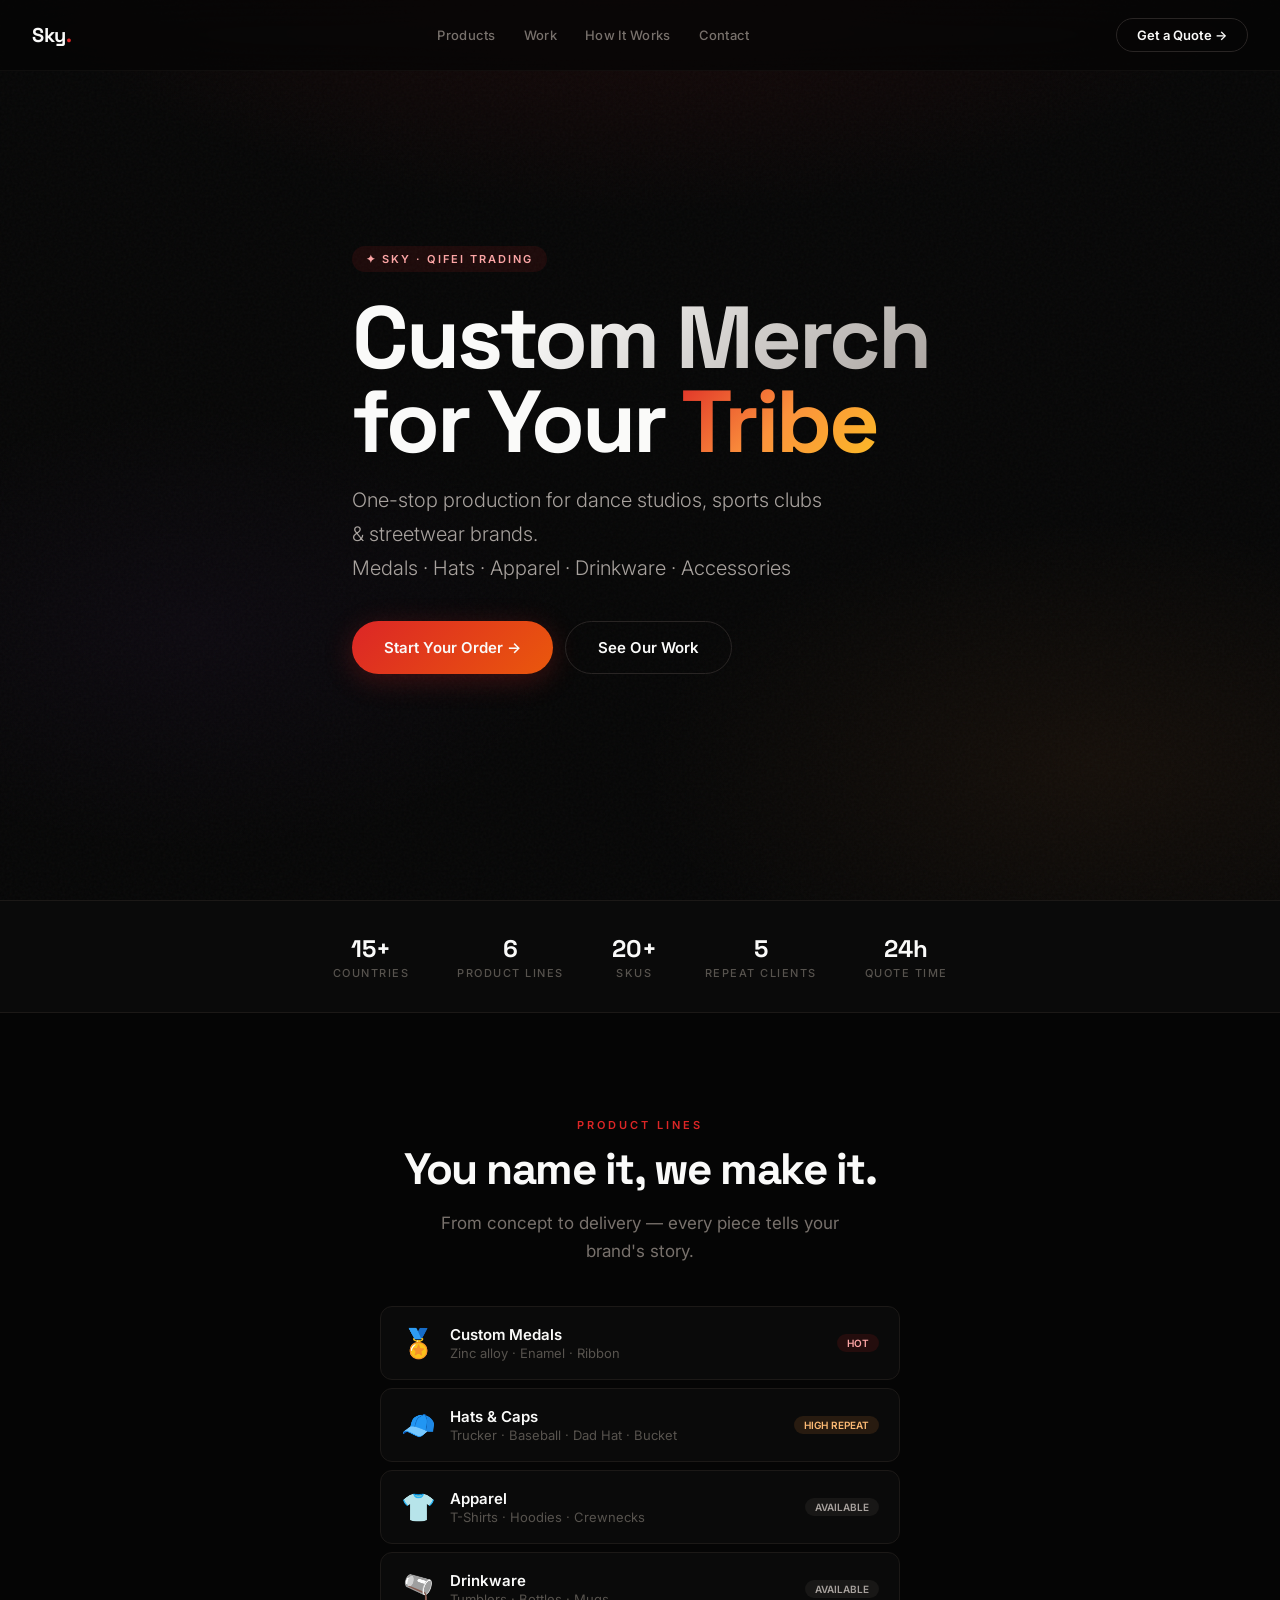
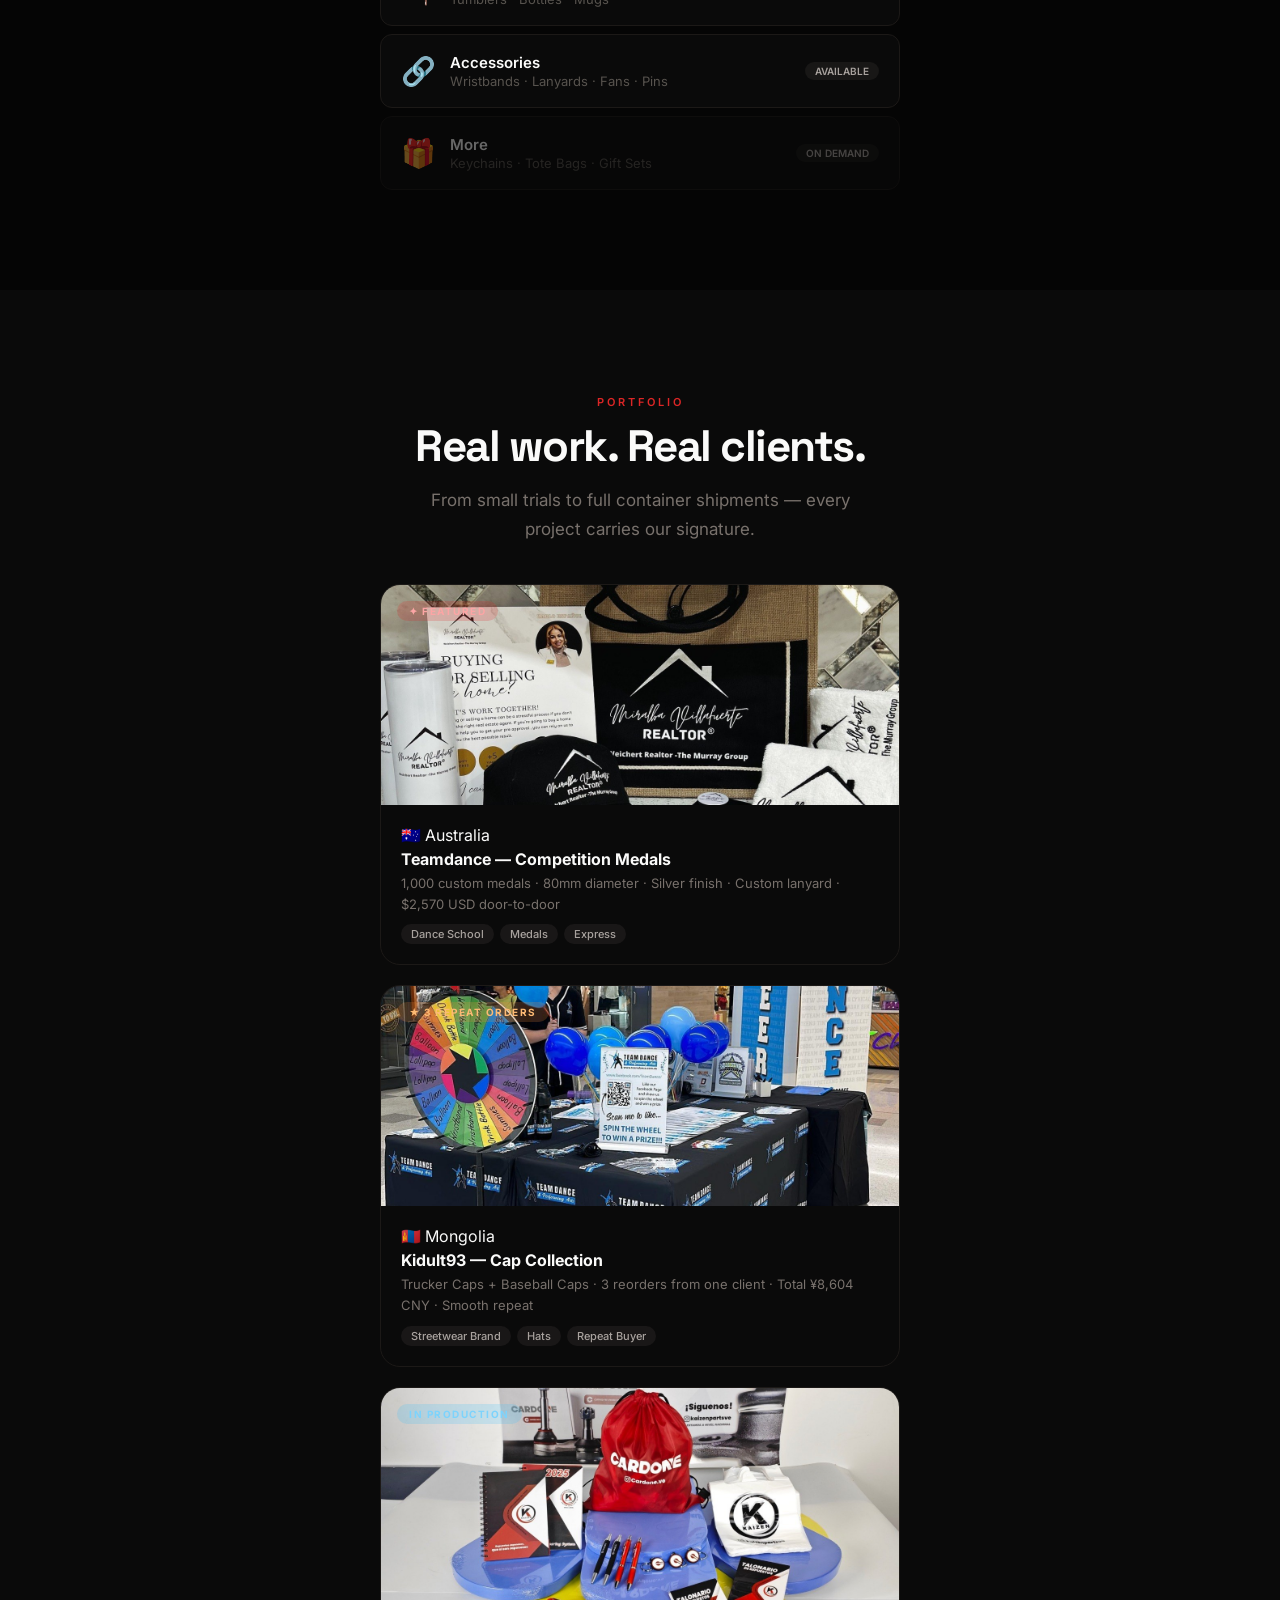
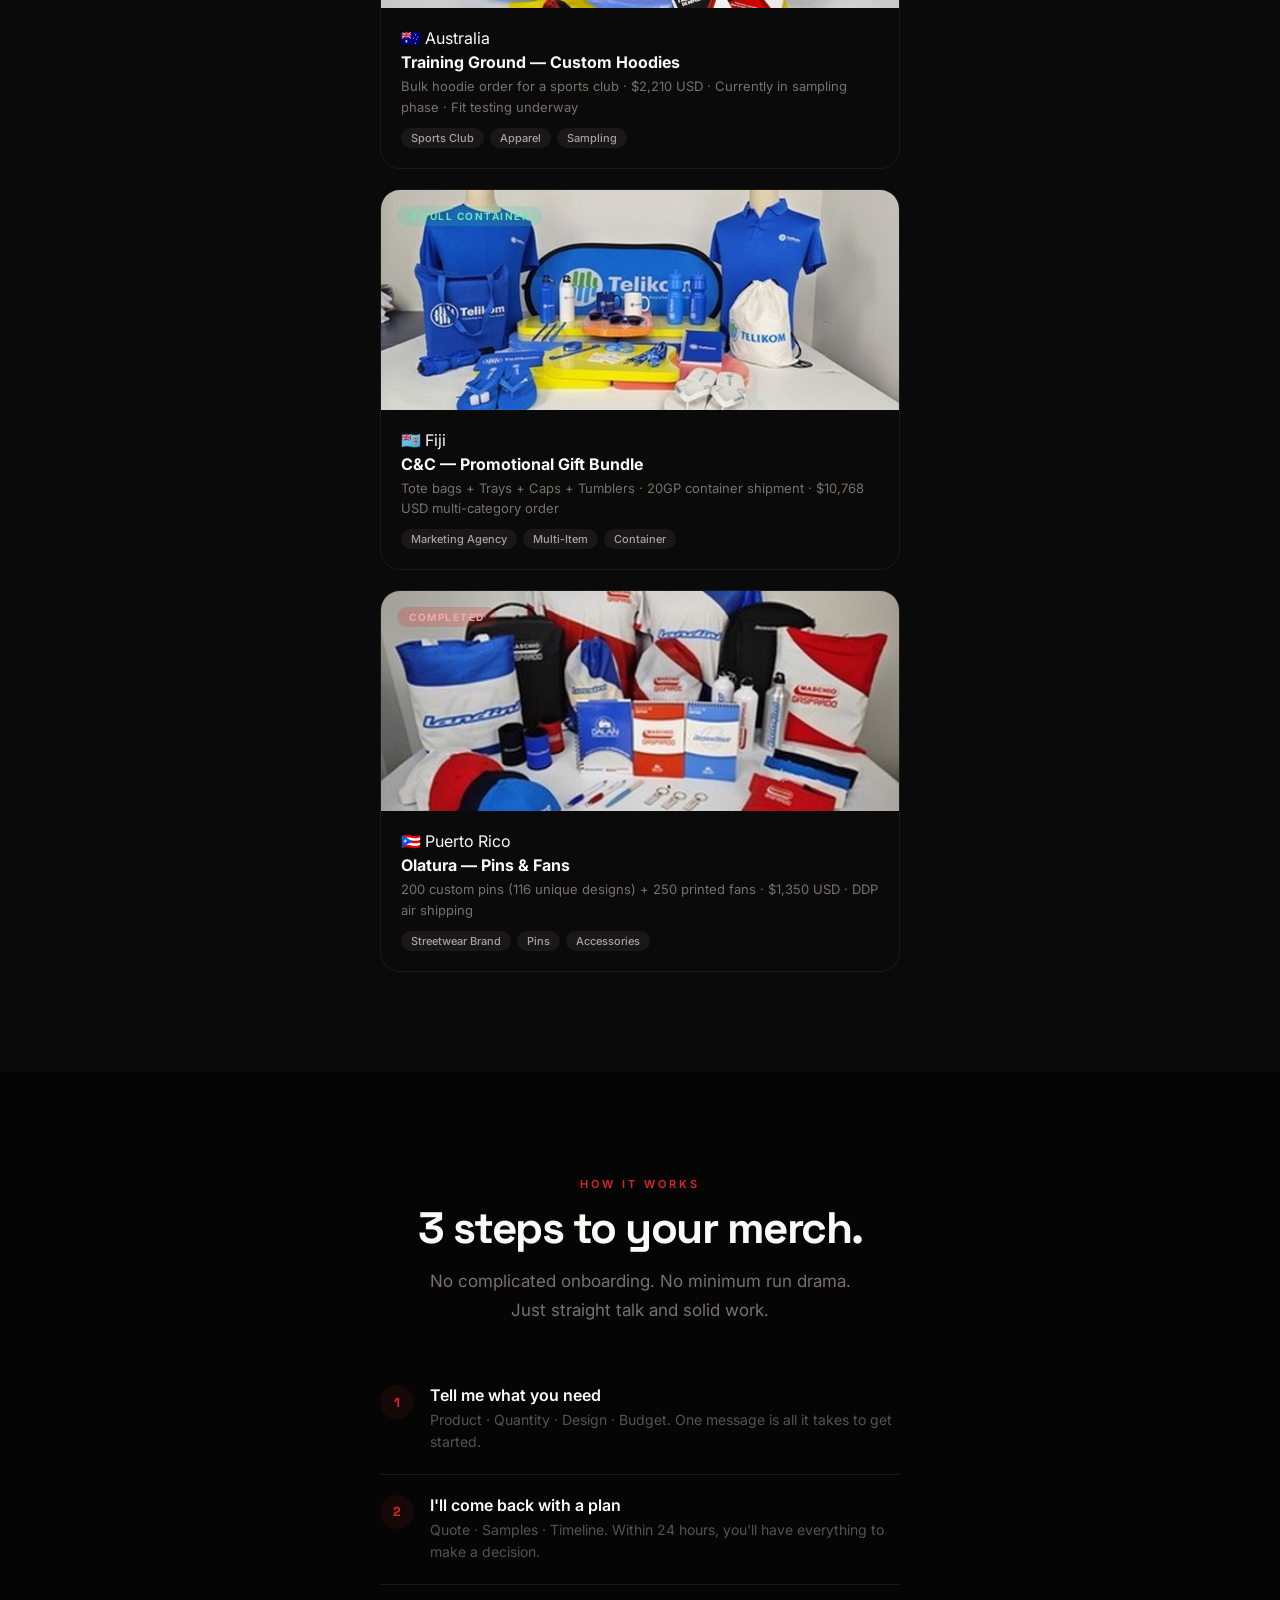
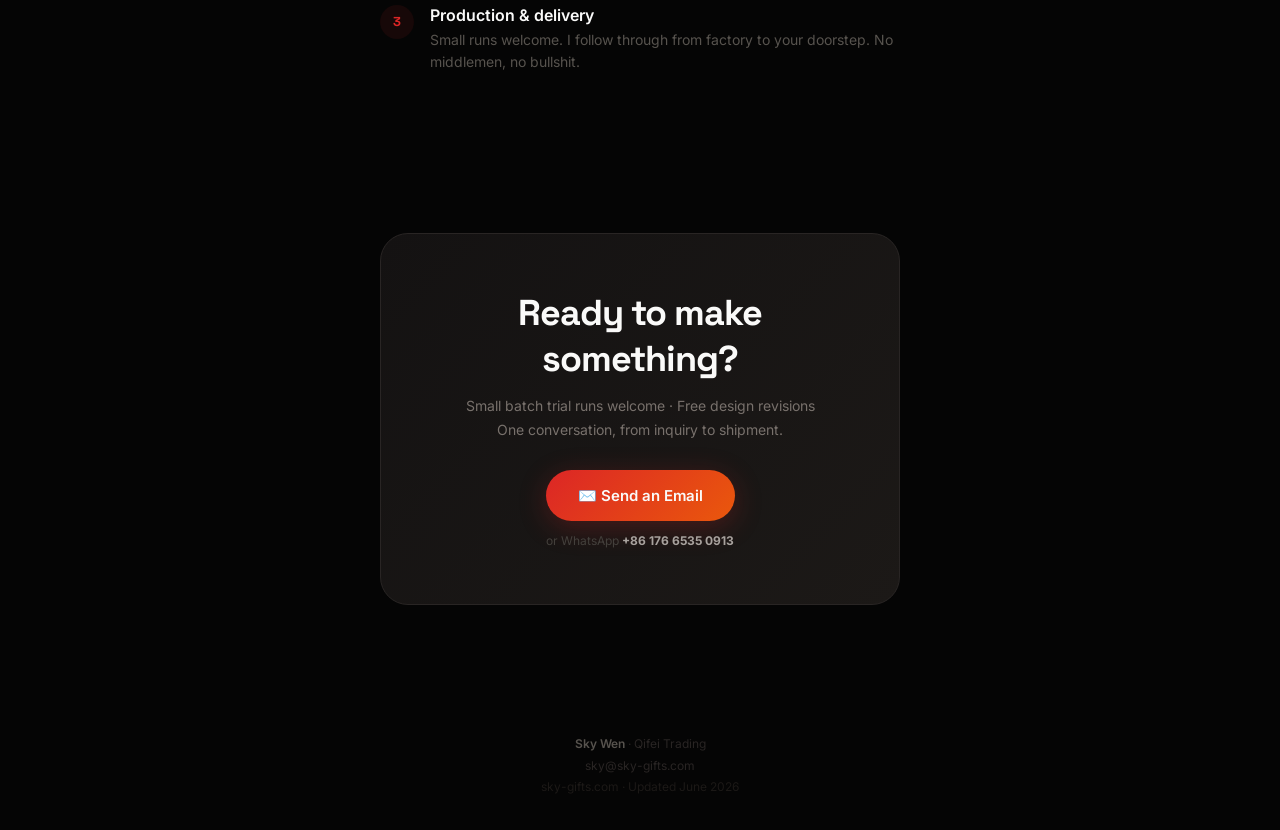
<file: index-backup.html>
<!DOCTYPE html>
<html lang="en">
<head>
<meta charset="UTF-8">
<meta name="viewport" content="width=device-width, initial-scale=1.0, maximum-scale=1.0, user-scalable=no">
<title>Sky — Custom Merch for Your Tribe</title>
<link rel="preconnect" href="https://fonts.googleapis.com">
<link href="https://fonts.googleapis.com/css2?family=Inter:opsz,wght@14..32,300;14..32,400;14..32,500;14..32,600;14..32,700;14..32,800;14..32,900&family=Space+Grotesk:wght@400;500;600;700&display=swap" rel="stylesheet">
<style>
*{margin:0;padding:0;box-sizing:border-box}
html{scroll-behavior:smooth}
body{font-family:'Inter',-apple-system,BlinkMacSystemFont,sans-serif;background:#050505;color:#fafaf9;overflow-x:hidden}

/* ─── Nav ─── */
.nav{
  position:fixed;top:0;left:0;right:0;
  padding:18px 32px;display:flex;justify-content:space-between;align-items:center;
  z-index:100;
  backdrop-filter:blur(24px);-webkit-backdrop-filter:blur(24px);
  background:rgba(5,5,5,0.7);
  border-bottom:1px solid rgba(41,37,36,0.3);
}
.nav-logo{
  font-family:'Space Grotesk',sans-serif;
  font-size:20px;font-weight:700;color:#fafaf9;letter-spacing:-0.5px;
}
.nav-logo em{font-style:normal;color:#dc2626}
.nav-links{display:flex;gap:28px}
.nav-links a{
  font-size:13px;font-weight:500;color:#78716c;
  text-decoration:none;transition:color .2s;letter-spacing:0.3px;
}
.nav-links a:hover{color:#fafaf9}
.nav-cta{
  font-size:13px;font-weight:600;color:#fafaf9;
  text-decoration:none;padding:8px 20px;
  border:1px solid #292524;border-radius:999px;
  transition:all .2s;
}
.nav-cta:hover{border-color:#dc2626;background:rgba(220,38,38,0.1)}

/* ─── Hero ─── */
.hero{
  min-height:100vh;display:flex;flex-direction:column;justify-content:center;
  padding:80px 32px 60px;position:relative;
  background:radial-gradient(ellipse 90% 65% at 50% -15%, rgba(220,38,38,0.12) 0%, transparent 60%),
             radial-gradient(ellipse 70% 55% at 85% 85%, rgba(251,146,60,0.06) 0%, transparent 50%),
             radial-gradient(ellipse 60% 50% at 15% 70%, rgba(168,85,247,0.04) 0%, transparent 50%),
             #050505;
}
.hero .grain{
  position:absolute;top:0;left:0;right:0;bottom:0;
  background-image:url("data:image/svg+xml,%3Csvg viewBox='0 0 400 400' xmlns='http://www.w3.org/2000/svg'%3E%3Cfilter id='n'%3E%3CfeTurbulence type='fractalNoise' baseFrequency='0.85' numOctaves='4' stitchTiles='stitch'/%3E%3C/filter%3E%3Crect width='100%25' height='100%25' filter='url(%23n)' opacity='0.035'/%3E%3C/svg%3E");
  pointer-events:none;
}
.hero-inner{position:relative;z-index:1;max-width:680px;margin:0 auto}
.hero-badge{
  display:inline-flex;align-items:center;gap:6px;
  font-size:11px;font-weight:600;letter-spacing:2px;text-transform:uppercase;
  padding:6px 14px;border-radius:999px;
  background:rgba(220,38,38,0.1);color:#fca5a5;
  margin-bottom:24px;
}
.hero h1{
  font-family:'Space Grotesk',sans-serif;
  font-size:clamp(48px,10vw,88px);font-weight:800;
  letter-spacing:-3px;line-height:0.95;
  margin-bottom:20px;
}
.hero h1 .gradient{
  background:linear-gradient(135deg,#fafaf9 30%,#a8a29e 100%);
  -webkit-background-clip:text;-webkit-text-fill-color:transparent;background-clip:text;
}
.hero h1 .accent{
  background:linear-gradient(135deg,#dc2626,#fb923c,#fbbf24);
  -webkit-background-clip:text;-webkit-text-fill-color:transparent;background-clip:text;
}
.hero-desc{
  font-size:clamp(16px,2.2vw,20px);color:#a8a29e;line-height:1.7;
  max-width:480px;margin-bottom:36px;font-weight:300;
}
.hero-actions{display:flex;gap:12px;flex-wrap:wrap}
.btn{
  display:inline-flex;align-items:center;gap:8px;
  font-size:15px;font-weight:600;padding:16px 32px;border-radius:999px;
  text-decoration:none;transition:all .25s;cursor:pointer;
  border:none;
}
.btn-primary{
  background:linear-gradient(135deg,#dc2626,#ea580c);
  color:#fafaf9;box-shadow:0 6px 28px rgba(220,38,38,0.25);
}
.btn-primary:hover{transform:translateY(-3px);box-shadow:0 10px 40px rgba(220,38,38,0.35)}
.btn-outline{
  background:transparent;color:#fafaf9;
  border:1px solid #292524;
}
.btn-outline:hover{border-color:#44403c;background:rgba(28,25,23,0.5)}

/* ─── Trust Strip ─── */
.trust-strip{
  display:flex;justify-content:center;gap:48px;
  padding:32px;border-top:1px solid #1c1917;border-bottom:1px solid #1c1917;
  flex-wrap:wrap;background:#0a0a0a;
}
.trust-stat{text-align:center}
.trust-stat .num{
  font-family:'Space Grotesk',sans-serif;
  font-size:24px;font-weight:700;color:#fafaf9;
}
.trust-stat .lbl{
  font-size:11px;color:#57534e;margin-top:2px;
  text-transform:uppercase;letter-spacing:1.5px;font-weight:500;
}

/* ─── Section ─── */
.section{padding:100px 32px}
.section-inner{max-width:600px;margin:0 auto;text-align:center}
.section-tag{
  display:inline-block;font-size:11px;font-weight:600;letter-spacing:3px;text-transform:uppercase;
  color:#dc2626;margin-bottom:12px;
}
.section-title{
  font-family:'Space Grotesk',sans-serif;
  font-size:clamp(28px,5vw,44px);font-weight:700;letter-spacing:-1.5px;
  margin-bottom:14px;line-height:1.15;
}
.section-st{
  font-size:clamp(14px,1.8vw,17px);color:#78716c;line-height:1.7;
  margin-bottom:40px;max-width:460px;margin-left:auto;margin-right:auto;
}

/* ─── Products ─── */
.products{display:flex;flex-direction:column;gap:8px;max-width:520px;margin:0 auto;text-align:left}
.prod-card{
  background:#0a0a0a;border:1px solid #1c1917;border-radius:12px;
  padding:18px 20px;display:flex;align-items:center;gap:14px;
  transition:all .2s;
}
.prod-card:hover{border-color:#292524;background:#141212}
.prod-card .emo{font-size:28px;flex-shrink:0}
.prod-card .pi{flex:1}
.prod-card .pn{font-size:15px;font-weight:600}
.prod-card .pd{font-size:13px;color:#57534e;margin-top:1px}
.prod-card .pt{
  font-size:10px;font-weight:600;padding:3px 10px;border-radius:999px;flex-shrink:0;
}
.pt-hot{background:rgba(220,38,38,0.12);color:#fca5a5}
.pt-repeat{background:rgba(251,146,60,0.12);color:#fdba74}
.pt-std{background:rgba(120,113,108,0.12);color:#a8a29e}

/* ─── Case Studies ─── */
.cases-grid{display:flex;flex-direction:column;gap:20px;text-align:left}
.case-card{
  background:#0a0a0a;border:1px solid #1c1917;border-radius:20px;
  overflow:hidden;transition:all .25s;
}
.case-card:hover{border-color:#292524;transform:translateY(-2px)}
.case-img{
  width:100%;height:220px;background:#141212;
  display:flex;align-items:center;justify-content:center;
  position:relative;overflow:hidden;
}
.case-img img{
  width:100%;height:100%;object-fit:cover;
}
.case-img .label{
  position:absolute;top:16px;left:16px;
  font-size:10px;font-weight:700;letter-spacing:1.5px;text-transform:uppercase;
  padding:4px 12px;border-radius:999px;
}
.label-award{background:rgba(220,38,38,0.2);color:#fca5a5}
.label-cap{background:rgba(251,146,60,0.2);color:#fdba74}
.label-hoodie{background:rgba(56,189,248,0.2);color:#7dd3fc}
.label-bundle{background:rgba(52,211,153,0.2);color:#6ee7b7}
.case-body{padding:20px}
.case-flag{font-size:16px;margin-bottom:4px}
.case-client{font-size:16px;font-weight:700;margin-bottom:4px}
.case-detail{font-size:13px;color:#78716c;line-height:1.6}
.case-tags{display:flex;gap:6px;margin-top:10px;flex-wrap:wrap}
.case-tag{
  font-size:11px;font-weight:500;padding:3px 10px;border-radius:999px;
  background:rgba(41,37,36,0.5);color:#a8a29e;
}

/* ─── Process ─── */
.process{max-width:520px;margin:0 auto;text-align:left}
.step{
  display:flex;gap:16px;align-items:flex-start;padding:20px 0;
  border-bottom:1px solid #1c1917;
}
.step:last-child{border-bottom:none}
.step-n{
  font-family:'Space Grotesk',sans-serif;
  font-size:13px;font-weight:700;color:#dc2626;
  background:rgba(220,38,38,0.08);
  width:34px;height:34px;border-radius:999px;
  display:flex;align-items:center;justify-content:center;flex-shrink:0;
}
.step-c h4{font-size:16px;font-weight:600;margin-bottom:4px}
.step-c p{font-size:14px;color:#57534e;line-height:1.6}

/* ─── CTA ─── */
.cta-block{
  background:linear-gradient(135deg,#141212,#1c1917);
  border:1px solid #292524;
  border-radius:28px;
  padding:56px 40px;text-align:center;
  max-width:520px;margin:0 auto;
}
.cta-block h2{
  font-family:'Space Grotesk',sans-serif;
  font-size:clamp(24px,4vw,36px);font-weight:700;
  letter-spacing:-1px;margin-bottom:12px;
}
.cta-block p{font-size:14px;color:#78716c;margin-bottom:28px;line-height:1.7}
.cta-block .btn{margin-bottom:12px}
.cta-block .small{font-size:12px;color:#44403c}

/* ─── Footer ─── */
footer{
  text-align:center;padding:48px 32px 32px;
  font-size:12px;color:#292524;line-height:1.8;
}
footer strong{color:#57534e;font-weight:600}

@media(max-width:480px){
  .hero h1{font-size:40px;letter-spacing:-1.5px}
  .nav{padding:14px 20px}
  .nav-links{display:none}
  .section{padding:60px 20px}
  .cta-block{padding:40px 24px}
  .trust-strip{gap:24px}
}
</style>
</head>
<body>

<!-- Nav -->
<nav class="nav">
  <div class="nav-logo">Sky<em>.</em></div>
  <div class="nav-links">
    <a href="#products">Products</a>
    <a href="#cases">Work</a>
    <a href="#process">How It Works</a>
    <a href="#contact">Contact</a>
  </div>
  <a href="mailto:sky@sky-gifts.com" class="nav-cta">Get a Quote →</a>
</nav>

<!-- Hero -->
<section class="hero">
  <div class="grain"></div>
  <div class="hero-inner">
    <div class="hero-badge">✦ Sky · Qifei Trading</div>
    <h1>
      <span class="gradient">Custom Merch</span><br>
      for Your <span class="accent">Tribe</span>
    </h1>
    <p class="hero-desc">
      One-stop production for dance studios, sports clubs & streetwear brands.<br>
      Medals · Hats · Apparel · Drinkware · Accessories
    </p>
    <div class="hero-actions">
      <a href="mailto:sky@sky-gifts.com" class="btn btn-primary">Start Your Order →</a>
      <a href="#cases" class="btn btn-outline">See Our Work</a>
    </div>
  </div>
</section>

<!-- Trust Strip -->
<div class="trust-strip">
  <div class="trust-stat"><div class="num">15+</div><div class="lbl">Countries</div></div>
  <div class="trust-stat"><div class="num">6</div><div class="lbl">Product Lines</div></div>
  <div class="trust-stat"><div class="num">20+</div><div class="lbl">SKUs</div></div>
  <div class="trust-stat"><div class="num">5</div><div class="lbl">Repeat Clients</div></div>
  <div class="trust-stat"><div class="num">24h</div><div class="lbl">Quote Time</div></div>
</div>

<!-- Products -->
<section class="section" id="products">
  <div class="section-inner">
    <div class="section-tag">Product Lines</div>
    <h2 class="section-title">You name it, we make it.</h2>
    <p class="section-st">From concept to delivery — every piece tells your brand's story.</p>
  </div>
  <div class="products">
    <div class="prod-card">
      <div class="emo">🏅</div>
      <div class="pi"><div class="pn">Custom Medals</div><div class="pd">Zinc alloy · Enamel · Ribbon</div></div>
      <span class="pt pt-hot">HOT</span>
    </div>
    <div class="prod-card">
      <div class="emo">🧢</div>
      <div class="pi"><div class="pn">Hats & Caps</div><div class="pd">Trucker · Baseball · Dad Hat · Bucket</div></div>
      <span class="pt pt-repeat">HIGH REPEAT</span>
    </div>
    <div class="prod-card">
      <div class="emo">👕</div>
      <div class="pi"><div class="pn">Apparel</div><div class="pd">T-Shirts · Hoodies · Crewnecks</div></div>
      <span class="pt pt-std">AVAILABLE</span>
    </div>
    <div class="prod-card">
      <div class="emo">🫗</div>
      <div class="pi"><div class="pn">Drinkware</div><div class="pd">Tumblers · Bottles · Mugs</div></div>
      <span class="pt pt-std">AVAILABLE</span>
    </div>
    <div class="prod-card">
      <div class="emo">🔗</div>
      <div class="pi"><div class="pn">Accessories</div><div class="pd">Wristbands · Lanyards · Fans · Pins</div></div>
      <span class="pt pt-std">AVAILABLE</span>
    </div>
    <div class="prod-card" style="opacity:0.4">
      <div class="emo">🎁</div>
      <div class="pi"><div class="pn">More</div><div class="pd">Keychains · Tote Bags · Gift Sets</div></div>
      <span class="pt pt-std">ON DEMAND</span>
    </div>
  </div>
</section>

<!-- Case Studies -->
<section class="section" id="cases" style="background:#0a0a0a">
  <div class="section-inner">
    <div class="section-tag">Portfolio</div>
    <h2 class="section-title">Real work. Real clients.</h2>
    <p class="section-st">From small trials to full container shipments — every project carries our signature.</p>
  </div>

  <div class="cases-grid" style="max-width:520px;margin:0 auto">

    <!-- Teamdance -->
    <div class="case-card">
      <div class="case-img">
        <img src="images/medal-1.jpg" alt="Custom medals on display" loading="lazy">
        <span class="label label-award">✦ FEATURED</span>
      </div>
      <div class="case-body">
        <div class="case-flag">🇦🇺 Australia</div>
        <div class="case-client">Teamdance — Competition Medals</div>
        <div class="case-detail">1,000 custom medals · 80mm diameter · Silver finish · Custom lanyard · $2,570 USD door-to-door</div>
        <div class="case-tags">
          <span class="case-tag">Dance School</span>
          <span class="case-tag">Medals</span>
          <span class="case-tag">Express</span>
        </div>
      </div>
    </div>

    <!-- Kidult93 -->
    <div class="case-card">
      <div class="case-img">
        <img src="images/medal-2.jpg" alt="Custom cap collection" loading="lazy">
        <span class="label label-cap">★ 3 REPEAT ORDERS</span>
      </div>
      <div class="case-body">
        <div class="case-flag">🇲🇳 Mongolia</div>
        <div class="case-client">Kidult93 — Cap Collection</div>
        <div class="case-detail">Trucker Caps + Baseball Caps · 3 reorders from one client · Total ¥8,604 CNY · Smooth repeat</div>
        <div class="case-tags">
          <span class="case-tag">Streetwear Brand</span>
          <span class="case-tag">Hats</span>
          <span class="case-tag">Repeat Buyer</span>
        </div>
      </div>
    </div>

    <!-- Training Ground -->
    <div class="case-card">
      <div class="case-img">
        <img src="images/medal-3.jpg" alt="Custom hoodie sampling" loading="lazy">
        <span class="label label-hoodie">IN PRODUCTION</span>
      </div>
      <div class="case-body">
        <div class="case-flag">🇦🇺 Australia</div>
        <div class="case-client">Training Ground — Custom Hoodies</div>
        <div class="case-detail">Bulk hoodie order for a sports club · $2,210 USD · Currently in sampling phase · Fit testing underway</div>
        <div class="case-tags">
          <span class="case-tag">Sports Club</span>
          <span class="case-tag">Apparel</span>
          <span class="case-tag">Sampling</span>
        </div>
      </div>
    </div>

    <!-- C&C -->
    <div class="case-card">
      <div class="case-img" style="background:linear-gradient(135deg,#0a1a14,#142d20)">
        <img src="images/medal-4.jpg" alt="Promotional gift bundle" loading="lazy">
        <span class="label label-bundle">✦ FULL CONTAINER</span>
      </div>
      <div class="case-body">
        <div class="case-flag">🇫🇯 Fiji</div>
        <div class="case-client">C&C — Promotional Gift Bundle</div>
        <div class="case-detail">Tote bags + Trays + Caps + Tumblers · 20GP container shipment · $10,768 USD multi-category order</div>
        <div class="case-tags">
          <span class="case-tag">Marketing Agency</span>
          <span class="case-tag">Multi-Item</span>
          <span class="case-tag">Container</span>
        </div>
      </div>
    </div>

    <!-- Olatura -->
    <div class="case-card">
      <div class="case-img">
        <img src="images/medal-5.jpg" alt="Custom pins and fans" loading="lazy">
        <span class="label label-award">COMPLETED</span>
      </div>
      <div class="case-body">
        <div class="case-flag">🇵🇷 Puerto Rico</div>
        <div class="case-client">Olatura — Pins & Fans</div>
        <div class="case-detail">200 custom pins (116 unique designs) + 250 printed fans · $1,350 USD · DDP air shipping</div>
        <div class="case-tags">
          <span class="case-tag">Streetwear Brand</span>
          <span class="case-tag">Pins</span>
          <span class="case-tag">Accessories</span>
        </div>
      </div>
    </div>

  </div>
</section>

<!-- Process -->
<section class="section" id="process">
  <div class="section-inner">
    <div class="section-tag">How It Works</div>
    <h2 class="section-title">3 steps to your merch.</h2>
    <p class="section-st">No complicated onboarding. No minimum run drama. Just straight talk and solid work.</p>
  </div>
  <div class="process">
    <div class="step">
      <div class="step-n">1</div>
      <div class="step-c">
        <h4>Tell me what you need</h4>
        <p>Product · Quantity · Design · Budget. One message is all it takes to get started.</p>
      </div>
    </div>
    <div class="step">
      <div class="step-n">2</div>
      <div class="step-c">
        <h4>I'll come back with a plan</h4>
        <p>Quote · Samples · Timeline. Within 24 hours, you'll have everything to make a decision.</p>
      </div>
    </div>
    <div class="step">
      <div class="step-n">3</div>
      <div class="step-c">
        <h4>Production & delivery</h4>
        <p>Small runs welcome. I follow through from factory to your doorstep. No middlemen, no bullshit.</p>
      </div>
    </div>
  </div>
</section>

<!-- CTA -->
<section class="section" id="contact" style="padding-top:40px;padding-bottom:80px">
  <div class="cta-block">
    <h2>Ready to make something?</h2>
    <p>
      Small batch trial runs welcome · Free design revisions<br>
      One conversation, from inquiry to shipment.
    </p>
    <a href="mailto:sky@sky-gifts.com" class="btn btn-primary">✉️ Send an Email</a>
    <div class="small">or WhatsApp <strong style="color:#a8a29e">+86 176 6535 0913</strong></div>
  </div>
</section>

<!-- Footer -->
<footer>
  <strong>Sky Wen</strong> · Qifei Trading<br>
  sky@sky-gifts.com<br>
  <span style="color:#1c1917">sky-gifts.com · Updated June 2026</span>
</footer>

</body>
</html>
</file>
